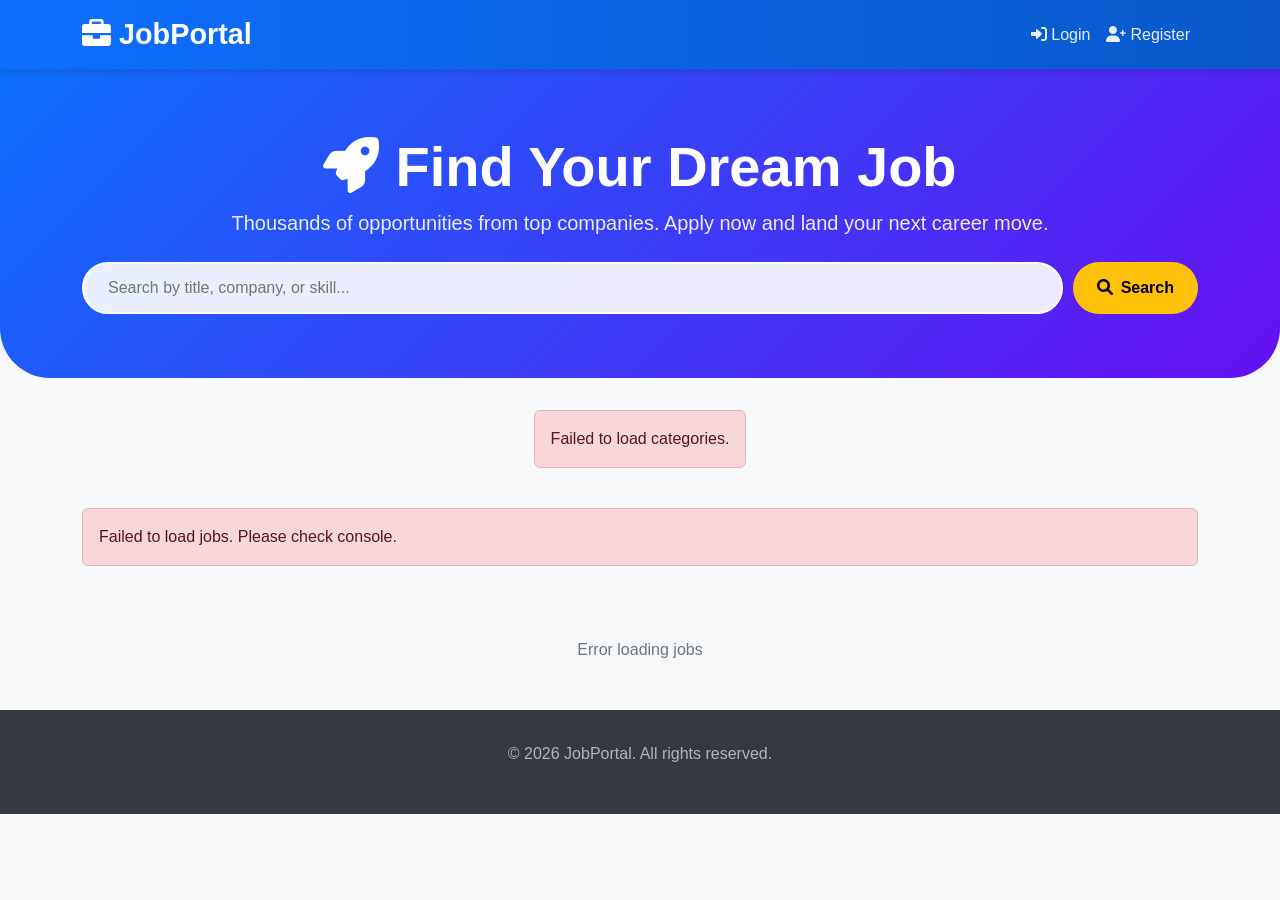
<file: src/main/resources/static/index.html>
<!DOCTYPE html>
<html lang="en">
<head>
    <meta charset="UTF-8">
    <meta name="viewport" content="width=device-width, initial-scale=1.0">
    <title>JobPortal - Home</title>
    <link href="https://cdn.jsdelivr.net/npm/bootstrap@5.3.0-alpha1/dist/css/bootstrap.min.css" rel="stylesheet">
    <link rel="stylesheet" href="https://cdnjs.cloudflare.com/ajax/libs/font-awesome/6.0.0/css/all.min.css">
    <style>
        body { background: #f8f9fa; font-family: 'Segoe UI', Tahoma, Geneva, Verdana, sans-serif; }
        .navbar { background: linear-gradient(90deg, #0d6efd, #0a58ca); box-shadow: 0 4px 6px rgba(0,0,0,0.1); }
        .navbar-brand { font-weight: 700; font-size: 1.8rem; color: #fff !important; }
        .navbar .nav-link { color: rgba(255,255,255,0.9) !important; font-weight: 500; }
        .navbar .nav-link:hover { color: #fff !important; }
        .hero { background: linear-gradient(135deg, #0d6efd 0%, #6610f2 100%); color: white; padding: 4rem 0; margin-bottom: 2rem; border-radius: 0 0 50px 50px; text-align: center; }
        .hero h1 { font-weight: 700; font-size: 3.5rem; }
        .hero p { font-size: 1.25rem; opacity: 0.9; }
        .search-bar { display: flex; gap: 10px; flex-wrap: wrap; justify-content: center; margin-top: 1.5rem; }
        .search-bar input, .search-bar button { padding: 0.75rem 1.5rem; border: none; border-radius: 50px; font-size: 1rem; }
        .search-bar input { flex: 1 1 300px; border: 2px solid #fff; background: rgba(255,255,255,0.9); }
        .search-bar input:focus { outline: none; border-color: #ffc107; }
        .search-bar button { background: #ffc107; color: #000; font-weight: 600; transition: 0.3s; }
        .search-bar button:hover { background: #e0a800; }
        .category-filters { display: flex; gap: 10px; flex-wrap: wrap; justify-content: center; margin: 1.5rem 0; }
        .category-filters .btn { border-radius: 50px; padding: 0.5rem 1.5rem; font-weight: 500; transition: 0.3s; }
        .category-filters .btn-outline-primary.active { background: #0d6efd; color: #fff; }
        .job-card { border: none; border-radius: 15px; box-shadow: 0 4px 12px rgba(0,0,0,0.05); transition: 0.3s; margin-bottom: 1.5rem; overflow: hidden; }
        .job-card:hover { transform: translateY(-5px); box-shadow: 0 8px 24px rgba(0,0,0,0.1); }
        .job-card .card-img-top { height: 180px; object-fit: cover; background: #e9ecef; }
        .job-card .card-body { padding: 1.5rem; }
        .job-card .category-tag { font-size: 0.8rem; background: #e9ecef; padding: 0.25rem 1rem; border-radius: 50px; display: inline-block; }
        .job-card .company { font-weight: 600; color: #0d6efd; }
        .job-card .salary { color: #28a745; font-weight: 600; }
        .job-count { text-align: center; color: #6c757d; margin-top: 2rem; }
        .pagination-controls { display: flex; justify-content: center; margin-top: 1.5rem; }
        .pagination .page-link { border-radius: 50px; margin: 0 2px; }
        .pagination .page-item.active .page-link { background: #0d6efd; border-color: #0d6efd; }
        footer { background: #343a40; color: #adb5bd; padding: 2rem 0; margin-top: 3rem; text-align: center; }
        footer a { color: #ffc107; text-decoration: none; }
        footer a:hover { color: #fff; }
    </style>
</head>
<body>

<!-- NAVBAR -->
<nav class="navbar navbar-expand-lg">
    <div class="container">
        <a class="navbar-brand" href="/"><i class="fas fa-briefcase me-2"></i>JobPortal</a>
        <button class="navbar-toggler" type="button" data-bs-toggle="collapse" data-bs-target="#navbarNav">
            <span class="navbar-toggler-icon"></span>
        </button>
        <div class="collapse navbar-collapse" id="navbarNav">
            <ul class="navbar-nav ms-auto">
                <li class="nav-item"><a class="nav-link" href="login.html"><i class="fas fa-sign-in-alt me-1"></i>Login</a></li>
                <li class="nav-item"><a class="nav-link" href="register.html"><i class="fas fa-user-plus me-1"></i>Register</a></li>
            </ul>
        </div>
    </div>
</nav>

<!-- HERO -->
<div class="hero">
    <div class="container">
        <h1><i class="fas fa-rocket me-3"></i>Find Your Dream Job</h1>
        <p>Thousands of opportunities from top companies. Apply now and land your next career move.</p>
        <div class="search-bar">
            <input type="text" id="searchInput" placeholder="Search by title, company, or skill...">
            <button onclick="searchJobs()"><i class="fas fa-search me-2"></i>Search</button>
        </div>
    </div>
</div>

<!-- JOBS SECTION -->
<div class="container">
    <div class="category-filters" id="categoryFilters"></div>
    <div class="row" id="jobList"></div>
    <div class="pagination-controls" id="paginationControls"></div>
    <div class="job-count" id="jobCount"></div>
</div>

<!-- FOOTER -->
<footer>
    <div class="container"><p>&copy; 2026 JobPortal. All rights reserved.</p></div>
</footer>

<script src="https://cdn.jsdelivr.net/npm/bootstrap@5.3.0-alpha1/dist/js/bootstrap.bundle.min.js"></script>
<script>
    // =============================================================
    //  🔑 SET YOUR DEPLOYED API URL HERE
    // =============================================================
    const API_BASE_URL = 'https://jobportal-1-jw11.onrender.com';

    // =============================================================
    //  GLOBAL VARIABLES
    // =============================================================
    let allJobs = [];
    let currentCategoryId = null;
    let currentKeyword = '';
    let currentPage = 0;
    let totalPages = 0;
    const pageSize = 10;

    // =============================================================
    //  1. LOAD CATEGORIES
    // =============================================================
    function loadCategories() {
        fetch(`${API_BASE_URL}/api/admin/categories`)
            .then(res => res.json())
            .then(cats => {
                const container = document.getElementById('categoryFilters');
                let html = `<button class="btn btn-outline-primary active" onclick="filterCategory(null)">All</button>`;
                cats.forEach(c => {
                    html += `<button class="btn btn-outline-primary" data-id="${c.id}" onclick="filterCategory(${c.id})">${c.name}</button>`;
                });
                container.innerHTML = html;
            })
            .catch(err => {
                console.error('Categories error:', err);
                document.getElementById('categoryFilters').innerHTML =
                    `<div class="alert alert-danger">Failed to load categories.</div>`;
            });
    }

    // =============================================================
    //  2. LOAD JOBS (with pagination)
    // =============================================================
    function loadJobs(keyword = '', categoryId = null, page = 0) {
        let url = `${API_BASE_URL}/api/jobs/all?page=${page}&size=${pageSize}`;

        if (keyword || categoryId) {
            url = `${API_BASE_URL}/api/jobs/search?keyword=${encodeURIComponent(keyword || '')}&page=${page}&size=${pageSize}`;
            if (categoryId) url += `&categoryId=${categoryId}`;
        }

        fetch(url)
            .then(res => {
                if (!res.ok) throw new Error(`HTTP ${res.status} - ${res.statusText}`);
                return res.json();
            })
            .then(data => {
                const jobs = data.jobs || [];
                totalPages = data.totalPages || 0;
                currentPage = data.currentPage || 0;
                allJobs = jobs;
                displayJobs(jobs);
                renderPaginationControls();
                document.getElementById('jobCount').textContent =
                    `Showing ${jobs.length} of ${data.totalElements || jobs.length} jobs`;
            })
            .catch(err => {
                console.error('Jobs error:', err);
                document.getElementById('jobList').innerHTML =
                    `<div class="col-12"><div class="alert alert-danger">Failed to load jobs. Please check console.</div></div>`;
                document.getElementById('jobCount').textContent = 'Error loading jobs';
            });
    }

    // =============================================================
    //  3. DISPLAY JOBS
    // =============================================================
    function displayJobs(jobs) {
        const container = document.getElementById('jobList');
        if (!jobs || jobs.length === 0) {
            container.innerHTML = `<div class="col-12"><div class="alert alert-info text-center">No jobs found.</div></div>`;
            return;
        }
        container.innerHTML = jobs.map(j => `
                <div class="col-md-6 col-lg-4">
                    <div class="card job-card">
                        ${j.imageUrl ?
            `<img src="${j.imageUrl}" class="card-img-top" alt="${j.title}">` :
            `<div class="card-img-top d-flex align-items-center justify-content-center bg-secondary text-white" style="height:180px;">
                                <i class="fas fa-briefcase fa-3x"></i>
                            </div>`
        }
                        <div class="card-body">
                            <span class="category-tag">${j.category ? j.category.name : 'Uncategorized'}</span>
                            <h5 class="card-title">${j.title}</h5>
                            <p class="company"><i class="fas fa-building me-2"></i>${j.company} <span class="text-muted ms-2"><i class="fas fa-map-marker-alt me-1"></i>${j.location}</span></p>
                            <p class="card-text small">${j.description.substring(0, 80)}${j.description.length > 80 ? '...' : ''}</p>
                            <p class="salary"><i class="fas fa-dollar-sign me-1"></i>${j.salary}</p>
                            <p class="text-muted small"><i class="far fa-calendar-alt me-1"></i>Posted: ${new Date(j.postedDate).toLocaleDateString()}</p>
                            <a href="login.html" class="btn btn-primary btn-sm w-100">Login to Apply <i class="fas fa-arrow-right ms-1"></i></a>
                        </div>
                    </div>
                </div>
            `).join('');
    }

    // =============================================================
    //  4. PAGINATION CONTROLS
    // =============================================================
    function renderPaginationControls() {
        const container = document.getElementById('paginationControls');
        if (!container) return;
        if (totalPages <= 1) {
            container.innerHTML = '';
            return;
        }
        let html = '<ul class="pagination">';
        if (currentPage > 0) {
            html += `<li class="page-item">
                            <button class="page-link" onclick="loadJobs(currentKeyword, currentCategoryId, ${currentPage - 1})">
                                <i class="fas fa-chevron-left me-1"></i>Previous
                            </button>
                        </li>`;
        }
        for (let i = 0; i < totalPages; i++) {
            html += `<li class="page-item ${i === currentPage ? 'active' : ''}">
                            <button class="page-link" onclick="loadJobs(currentKeyword, currentCategoryId, ${i})">${i + 1}</button>
                        </li>`;
        }
        if (currentPage < totalPages - 1) {
            html += `<li class="page-item">
                            <button class="page-link" onclick="loadJobs(currentKeyword, currentCategoryId, ${currentPage + 1})">
                                Next <i class="fas fa-chevron-right ms-1"></i>
                            </button>
                        </li>`;
        }
        html += '</ul>';
        container.innerHTML = html;
    }

    // =============================================================
    //  5. SEARCH
    // =============================================================
    function searchJobs() {
        currentKeyword = document.getElementById('searchInput').value.trim();
        currentCategoryId = null;
        document.querySelectorAll('#categoryFilters .btn').forEach(b => b.classList.remove('active'));
        document.querySelector('#categoryFilters .btn:first-child')?.classList.add('active');
        loadJobs(currentKeyword, null, 0);
    }

    // =============================================================
    //  6. FILTER BY CATEGORY
    // =============================================================
    function filterCategory(categoryId) {
        currentCategoryId = categoryId;
        currentKeyword = '';
        document.getElementById('searchInput').value = '';
        document.querySelectorAll('#categoryFilters .btn').forEach(b => b.classList.remove('active'));
        if (categoryId === null) {
            document.querySelector('#categoryFilters .btn:first-child')?.classList.add('active');
        } else {
            document.querySelector(`#categoryFilters .btn[data-id="${categoryId}"]`)?.classList.add('active');
        }
        loadJobs('', categoryId, 0);
    }

    // =============================================================
    //  7. ON PAGE LOAD
    // =============================================================
    window.onload = function() {
        loadCategories();
        loadJobs();
    };
</script>
</body>
</html>
</file>
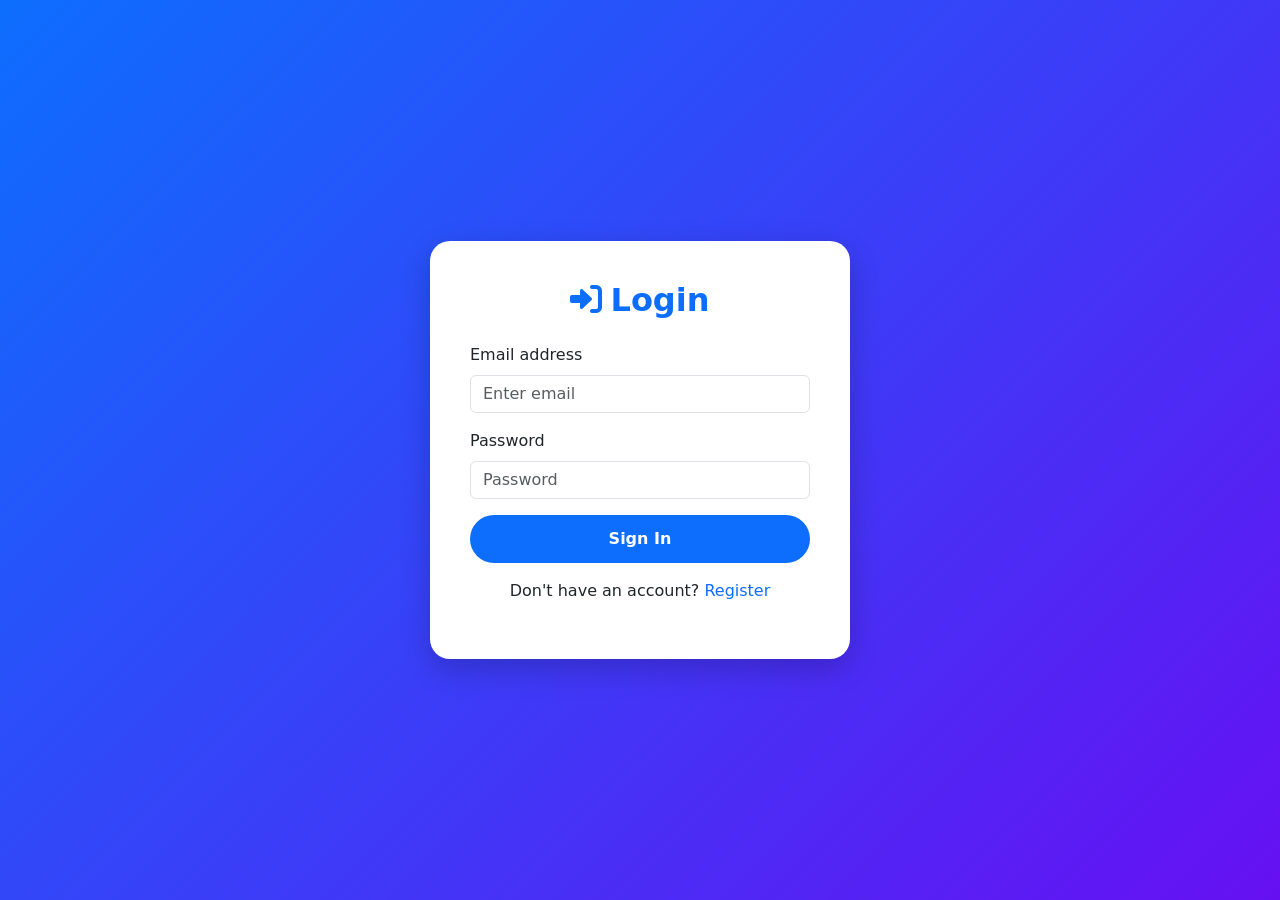
<file: src/main/resources/static/login.html>
<!DOCTYPE html>
<html lang="en">
<head>
    <meta charset="UTF-8">
    <meta name="viewport" content="width=device-width, initial-scale=1.0">
    <title>Login - JobPortal</title>
    <link href="https://cdn.jsdelivr.net/npm/bootstrap@5.3.0-alpha1/dist/css/bootstrap.min.css" rel="stylesheet">
    <link rel="stylesheet" href="https://cdnjs.cloudflare.com/ajax/libs/font-awesome/6.0.0/css/all.min.css">
    <style>
        body {
            background: linear-gradient(135deg, #0d6efd, #6610f2);
            min-height: 100vh;
            display: flex;
            align-items: center;
            justify-content: center;
        }
        .login-card {
            background: #fff;
            border-radius: 20px;
            padding: 2.5rem;
            box-shadow: 0 10px 30px rgba(0,0,0,0.2);
            width: 100%;
            max-width: 420px;
        }
        .login-card h2 {
            font-weight: 700;
            color: #0d6efd;
            text-align: center;
            margin-bottom: 1.5rem;
        }
        .login-card .btn-primary {
            background: #0d6efd;
            border: none;
            padding: 0.75rem;
            font-weight: 600;
            border-radius: 50px;
        }
        .login-card .btn-primary:hover {
            background: #0a58ca;
        }
        .login-card a {
            color: #0d6efd;
            text-decoration: none;
        }
        .login-card a:hover {
            text-decoration: underline;
        }
    </style>
</head>
<body>
<div class="login-card">
    <h2><i class="fas fa-sign-in-alt me-2"></i>Login</h2>
    <form id="loginForm">
        <div class="mb-3">
            <label for="email" class="form-label">Email address</label>
            <input type="email" class="form-control" id="email" placeholder="Enter email" required>
        </div>
        <div class="mb-3">
            <label for="password" class="form-label">Password</label>
            <input type="password" class="form-control" id="password" placeholder="Password" required>
        </div>
        <button type="submit" class="btn btn-primary w-100">Sign In</button>
    </form>
    <p class="mt-3 text-center">Don't have an account? <a href="register.html">Register</a></p>
</div>

<script>
    // =============================================================
    //  🔑 SET YOUR DEPLOYED API URL HERE
    // =============================================================
    const API_BASE_URL = 'https://jobportal-1-jw11.onrender.com';

    document.getElementById('loginForm').addEventListener('submit', function(e) {
        e.preventDefault();
        const email = document.getElementById('email').value;
        const password = document.getElementById('password').value;

        fetch(`${API_BASE_URL}/api/auth/login`, {
            method: 'POST',
            headers: {'Content-Type': 'application/json'},
            body: JSON.stringify({email, password})
        })
            .then(res => res.json())
            .then(data => {
                if (data.error) {
                    alert(data.error);
                } else {
                    localStorage.setItem('userId', data.userId);
                    localStorage.setItem('role', data.role);
                    localStorage.setItem('fullName', data.fullName);
                    if (data.role === 'ADMIN') {
                        window.location.href = `${API_BASE_URL}/admin-dashboard.html`;
                    } else {
                        window.location.href = `${API_BASE_URL}/dashboard.html`;
                    }
                }
            })
            .catch(err => {
                alert('Login failed: ' + err.message);
                console.error(err);
            });
    });
</script>
</body>
</html>
</file>
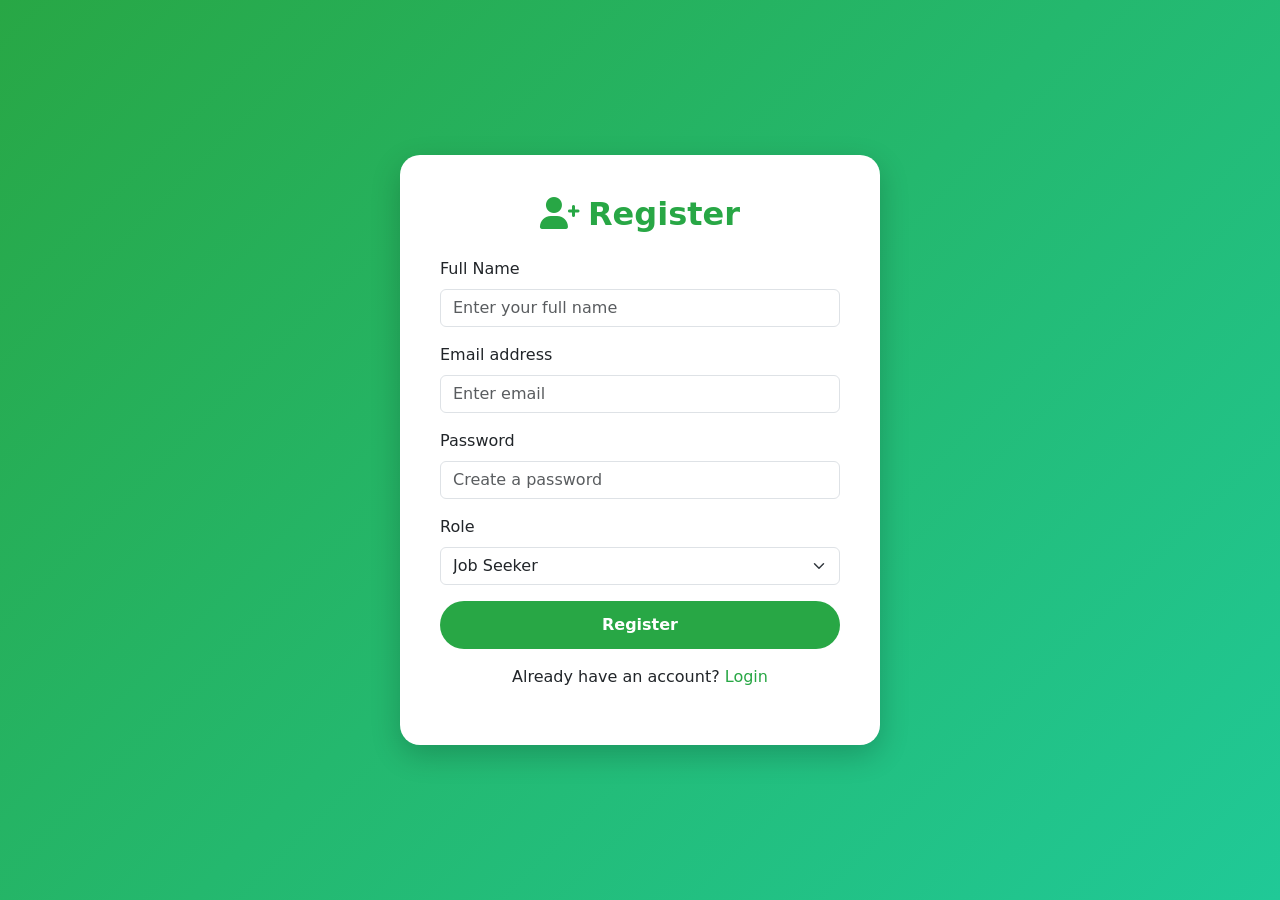
<file: src/main/resources/static/register.html>
<!DOCTYPE html>
<html lang="en">
<head>
    <meta charset="UTF-8">
    <meta name="viewport" content="width=device-width, initial-scale=1.0">
    <title>Register - JobPortal</title>
    <link href="https://cdn.jsdelivr.net/npm/bootstrap@5.3.0-alpha1/dist/css/bootstrap.min.css" rel="stylesheet">
    <link rel="stylesheet" href="https://cdnjs.cloudflare.com/ajax/libs/font-awesome/6.0.0/css/all.min.css">
    <style>
        body {
            background: linear-gradient(135deg, #28a745, #20c997);
            min-height: 100vh;
            display: flex;
            align-items: center;
            justify-content: center;
        }
        .register-card {
            background: #fff;
            border-radius: 20px;
            padding: 2.5rem;
            box-shadow: 0 10px 30px rgba(0,0,0,0.2);
            width: 100%;
            max-width: 480px;
        }
        .register-card h2 {
            font-weight: 700;
            color: #28a745;
            text-align: center;
            margin-bottom: 1.5rem;
        }
        .register-card .btn-success {
            background: #28a745;
            border: none;
            padding: 0.75rem;
            font-weight: 600;
            border-radius: 50px;
        }
        .register-card .btn-success:hover {
            background: #218838;
        }
        .register-card a {
            color: #28a745;
            text-decoration: none;
        }
        .register-card a:hover {
            text-decoration: underline;
        }
    </style>
</head>
<body>
<div class="register-card">
    <h2><i class="fas fa-user-plus me-2"></i>Register</h2>
    <form id="registerForm">
        <div class="mb-3">
            <label class="form-label">Full Name</label>
            <input type="text" id="fullName" class="form-control" placeholder="Enter your full name" required>
        </div>
        <div class="mb-3">
            <label class="form-label">Email address</label>
            <input type="email" id="email" class="form-control" placeholder="Enter email" required>
        </div>
        <div class="mb-3">
            <label class="form-label">Password</label>
            <input type="password" id="password" class="form-control" placeholder="Create a password" required>
        </div>
        <div class="mb-3">
            <label class="form-label">Role</label>
            <select id="role" class="form-select" required>
                <option value="JOB_SEEKER">Job Seeker</option>
                <option value="EMPLOYER">Employer</option>
            </select>
        </div>
        <button type="submit" class="btn btn-success w-100">Register</button>
    </form>
    <p class="mt-3 text-center">Already have an account? <a href="login.html">Login</a></p>
</div>

<script>
    // =============================================================
    //  🔑 SET YOUR DEPLOYED API URL HERE
    // =============================================================
    const API_BASE_URL = 'https://jobportal-1-jw11.onrender.com';

    document.getElementById('registerForm').addEventListener('submit', function(e) {
        e.preventDefault();
        const user = {
            fullName: document.getElementById('fullName').value,
            email: document.getElementById('email').value,
            password: document.getElementById('password').value,
            role: document.getElementById('role').value
        };

        fetch(`${API_BASE_URL}/api/auth/register`, {
            method: 'POST',
            headers: {'Content-Type': 'application/json'},
            body: JSON.stringify(user)
        })
            .then(res => res.json())
            .then(data => {
                if (data.error) {
                    alert(data.error);
                } else {
                    alert('Registration successful! Please login.');
                    window.location.href = `${API_BASE_URL}/login.html`;
                }
            })
            .catch(err => {
                alert('Registration failed: ' + err.message);
                console.error(err);
            });
    });
</script>
</body>
</html>
</file>
